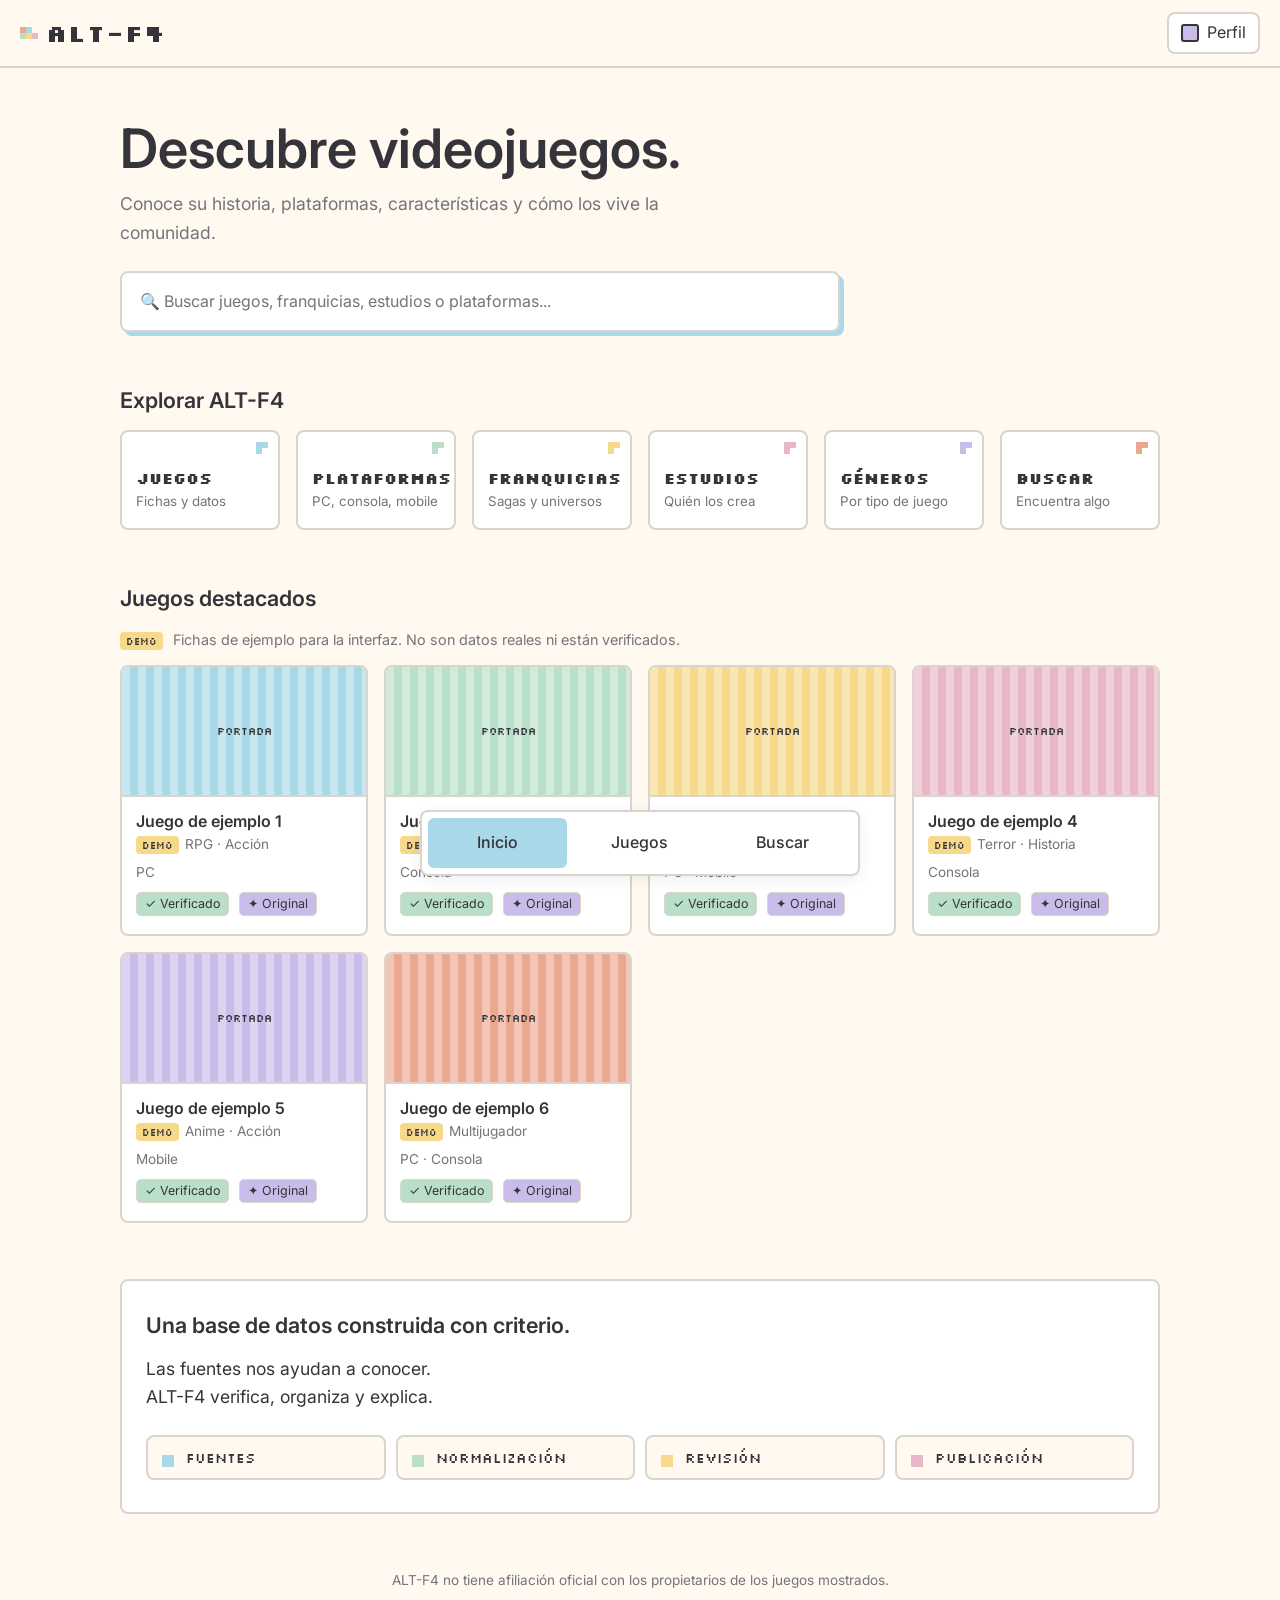
<file: index.html>
<!DOCTYPE html>
<html lang="es">
<head>
<meta charset="utf-8">
<meta name="viewport" content="width=device-width, initial-scale=1">
<title>ALT-F4 · Descubre videojuegos</title>
<link rel="preconnect" href="https://fonts.googleapis.com">
<link href="https://fonts.googleapis.com/css2?family=Silkscreen:wght@400;700&family=Inter:wght@400;500;600&display=swap" rel="stylesheet">
<link rel="stylesheet" href="css/main.css">
</head>
<body>
<header class="top">
  <a class="logo" href="index.html" aria-label="ALT-F4, inicio"><i class="px" aria-hidden="true"></i>ALT-F4</a>
  <button class="btn profile-btn" id="profileBtn" aria-expanded="false" aria-controls="profilePanel"><span class="ava" aria-hidden="true"></span>Perfil</button>
</header>

<main id="main">
  <section class="hero">
    <h1>Descubre videojuegos.</h1>
    <p>Conoce su historia, plataformas, características y cómo los vive la comunidad.</p>
    <button class="search-box" data-open-search aria-label="Abrir buscador"><span aria-hidden="true">🔍</span> Buscar juegos, franquicias, estudios o plataformas...</button>
  </section>

  <section aria-labelledby="h-explorar">
    <h2 id="h-explorar">Explorar ALT-F4</h2>
    <div class="grid cats" id="cats"></div>
  </section>

  <section aria-labelledby="h-dest">
    <h2 id="h-dest">Juegos destacados</h2>
    <p class="note"><b class="demo">DEMO</b> Fichas de ejemplo para la interfaz. No son datos reales ni están verificados.</p>
    <div class="grid games" id="games"></div>
  </section>

  <section class="editorial" aria-labelledby="h-ed">
    <h2 id="h-ed">Una base de datos construida con criterio.</h2>
    <p class="lead">Las fuentes nos ayudan a conocer.<br>ALT-F4 verifica, organiza y explica.</p>
    <ol class="flow" id="flow"></ol>
  </section>

  <footer class="foot">
    <p>ALT-F4 no tiene afiliación oficial con los propietarios de los juegos mostrados.</p>
  </footer>
</main>

<nav class="dock" aria-label="Navegación principal">
  <a href="index.html" class="dk on" aria-current="page">Inicio</a>
  <button class="dk" id="gamesBtn" aria-expanded="false" aria-controls="gamesSheet">Juegos</button>
  <button class="dk" id="searchBtn" aria-expanded="false" aria-controls="searchOv">Buscar</button>
</nav>

<div class="scrim" id="scrim" hidden></div>

<div class="sheet" id="gamesSheet" role="dialog" aria-label="Menú de juegos" hidden>
  <h2>Juegos</h2>
  <p class="lbl">Categorías</p>
  <div class="chips" id="catChips"></div>
  <p class="lbl">Plataformas</p>
  <div class="chips" id="platChips"></div>
</div>

<aside class="side" id="profilePanel" role="dialog" aria-label="Perfil" hidden>
  <button class="x" data-close aria-label="Cerrar perfil">✕</button>
  <div class="ava big" aria-hidden="true"></div>
  <h2>Tu perfil</h2>
  <p class="note">Tu espacio personal en ALT-F4.</p>
  <a class="btn" href="perfil.html">Ver perfil</a>
</aside>

<div class="ov" id="searchOv" role="dialog" aria-label="Buscar" hidden>
  <div class="ov-in">
    <button class="x" data-close aria-label="Cerrar buscador">✕</button>
    <label for="q" class="lbl">Buscar en ALT-F4</label>
    <input id="q" type="search" placeholder="Buscar juegos, franquicias, estudios o plataformas..." autocomplete="off">
    <p class="note">Escribe para buscar. La búsqueda real llega en una próxima etapa.</p>
  </div>
</div>
<script src="js/app.js"></script>
</body>
</html>
</file>
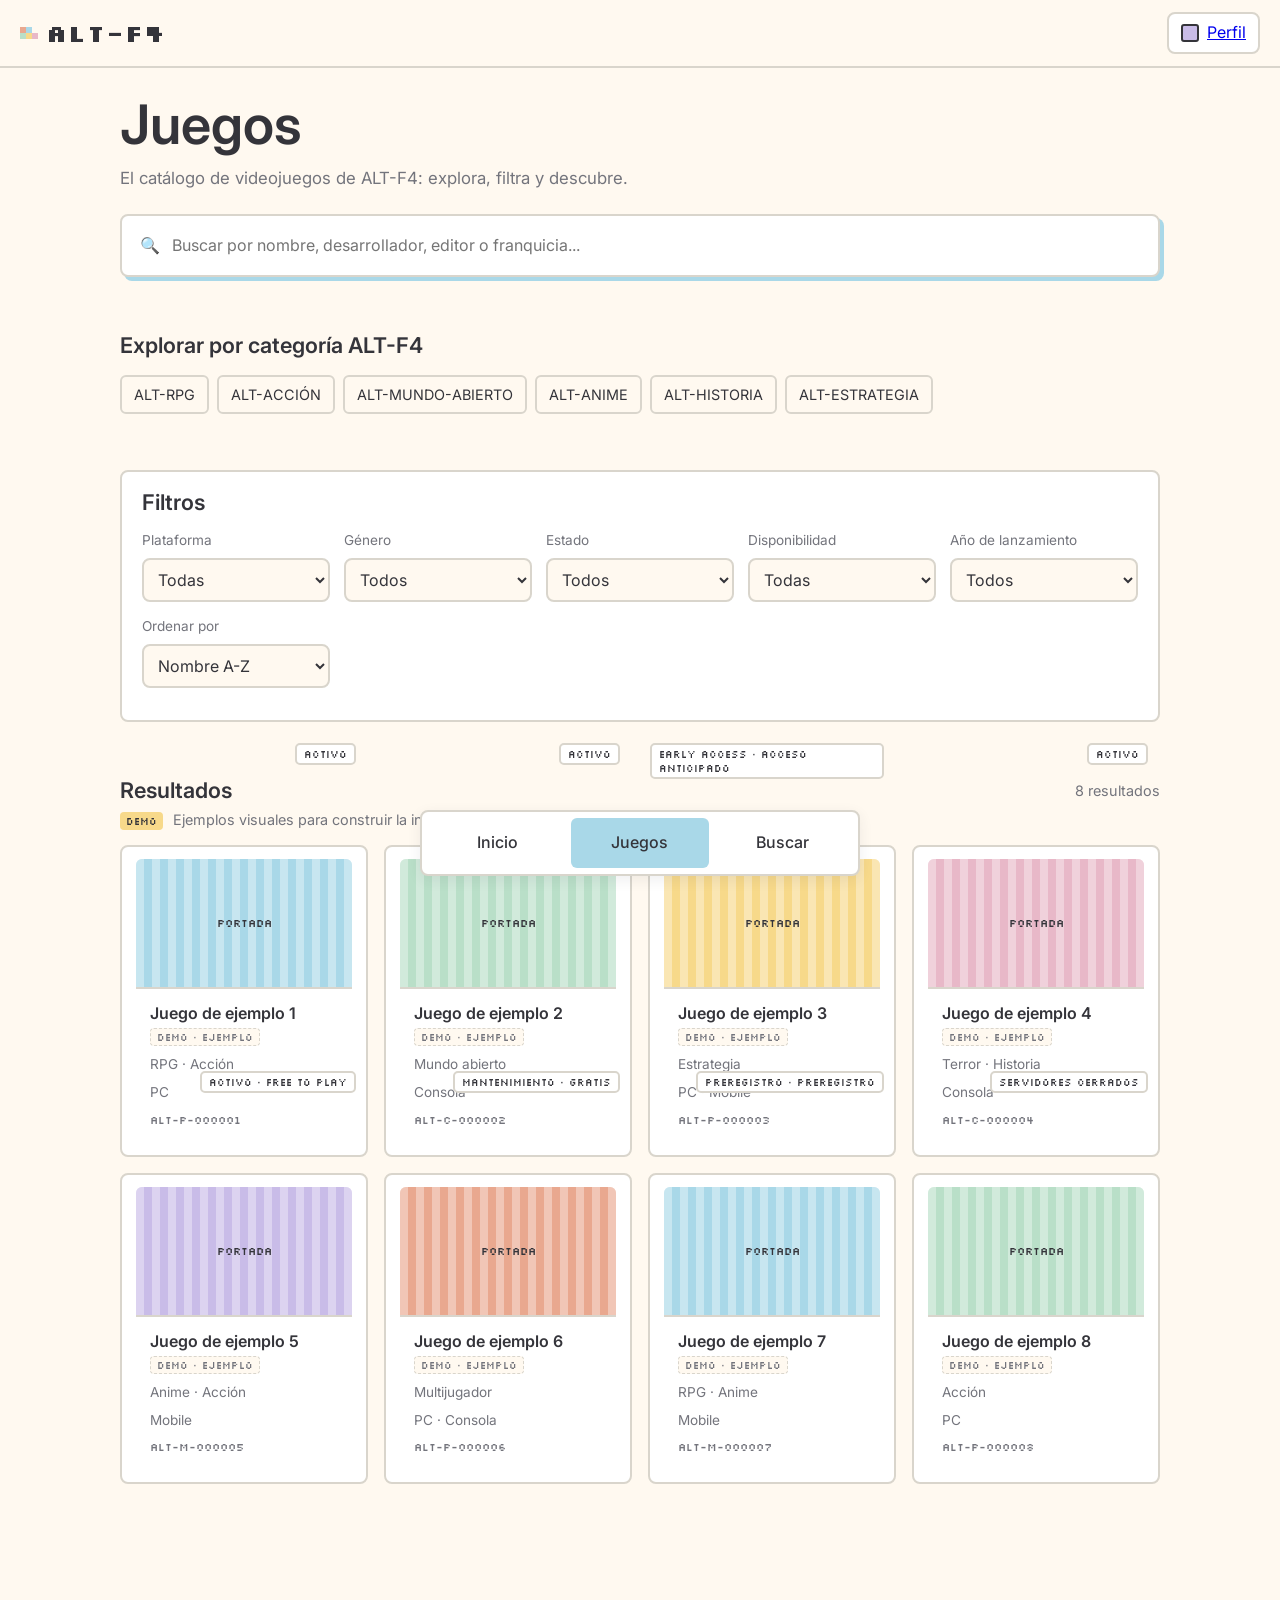
<file: juegos.html>
<!DOCTYPE html>
<html lang="es">
<head>
<meta charset="utf-8">
<meta name="viewport" content="width=device-width, initial-scale=1">
<title>Juegos · ALT-F4</title>
<link rel="preconnect" href="https://fonts.googleapis.com">
<link href="https://fonts.googleapis.com/css2?family=Silkscreen:wght@400;700&family=Inter:wght@400;500;600&display=swap" rel="stylesheet">
<link rel="stylesheet" href="css/main.css">
<link rel="stylesheet" href="css/games.css">
</head>
<body>
<header class="top">
  <a class="logo" href="index.html" aria-label="ALT-F4, inicio"><i class="px" aria-hidden="true"></i>ALT-F4</a>
  <a class="btn profile-btn" href="perfil.html"><span class="ava" aria-hidden="true"></span>Perfil</a>
</header>

<main id="main" class="gp">
  <h1>Juegos</h1>
  <p class="lead">El catálogo de videojuegos de ALT-F4: explora, filtra y descubre.</p>

  <form class="search-box gsearch" role="search" id="searchForm">
    <label class="sr" for="gq">Buscar en el catálogo</label>
    <span aria-hidden="true">🔍</span>
    <input id="gq" type="search" placeholder="Buscar por nombre, desarrollador, editor o franquicia..." autocomplete="off">
  </form>

  <section aria-labelledby="h-exp">
    <h2 id="h-exp">Explorar por categoría ALT-F4</h2>
    <div class="chiprow" id="catRow"></div>
  </section>

  <section aria-labelledby="h-filtros" class="filters">
    <div class="filters-head">
      <h2 id="h-filtros">Filtros</h2>
      <button type="button" class="btn" id="clearFilters" hidden>Limpiar filtros</button>
    </div>
    <div class="filter-grid">
      <div class="fld"><label for="fPlat">Plataforma</label><select id="fPlat"><option value="">Todas</option></select></div>
      <div class="fld"><label for="fGen">Género</label><select id="fGen"><option value="">Todos</option></select></div>
      <div class="fld"><label for="fEstado">Estado</label><select id="fEstado"><option value="">Todos</option></select></div>
      <div class="fld"><label for="fDisp">Disponibilidad</label><select id="fDisp"><option value="">Todas</option></select></div>
      <div class="fld"><label for="fAnio">Año de lanzamiento</label><select id="fAnio"><option value="">Todos</option></select></div>
      <div class="fld"><label for="fOrden">Ordenar por</label>
        <select id="fOrden">
          <option value="az">Nombre A-Z</option>
          <option value="za">Nombre Z-A</option>
          <option value="new">Lanzamiento más reciente</option>
          <option value="old">Lanzamiento más antiguo</option>
        </select>
      </div>
    </div>
    <p class="chiprow" id="activeFilters" aria-live="polite"></p>
  </section>

  <section aria-labelledby="h-res">
    <div class="filters-head">
      <h2 id="h-res">Resultados</h2>
      <p class="count" id="count" aria-live="polite"></p>
    </div>
    <p class="note"><b class="demo">DEMO</b> Ejemplos visuales para construir la interfaz. Aún no hay conexión con datos reales.</p>
    <div class="grid games" id="results"></div>
    <div class="empty-state" id="emptyState" hidden>
      <p><b>No encontramos juegos con esos criterios.</b></p>
      <p class="note">Prueba quitando algún filtro o realizando otra búsqueda.</p>
      <button type="button" class="btn" id="clearFilters2">Limpiar filtros</button>
    </div>
  </section>
</main>

<nav class="dock" aria-label="Navegación principal">
  <a href="index.html" class="dk">Inicio</a>
  <a href="juegos.html" class="dk on" aria-current="page">Juegos</a>
  <a href="index.html#buscar" class="dk">Buscar</a>
</nav>
<script src="js/games.js"></script>
</body>
</html>
</file>
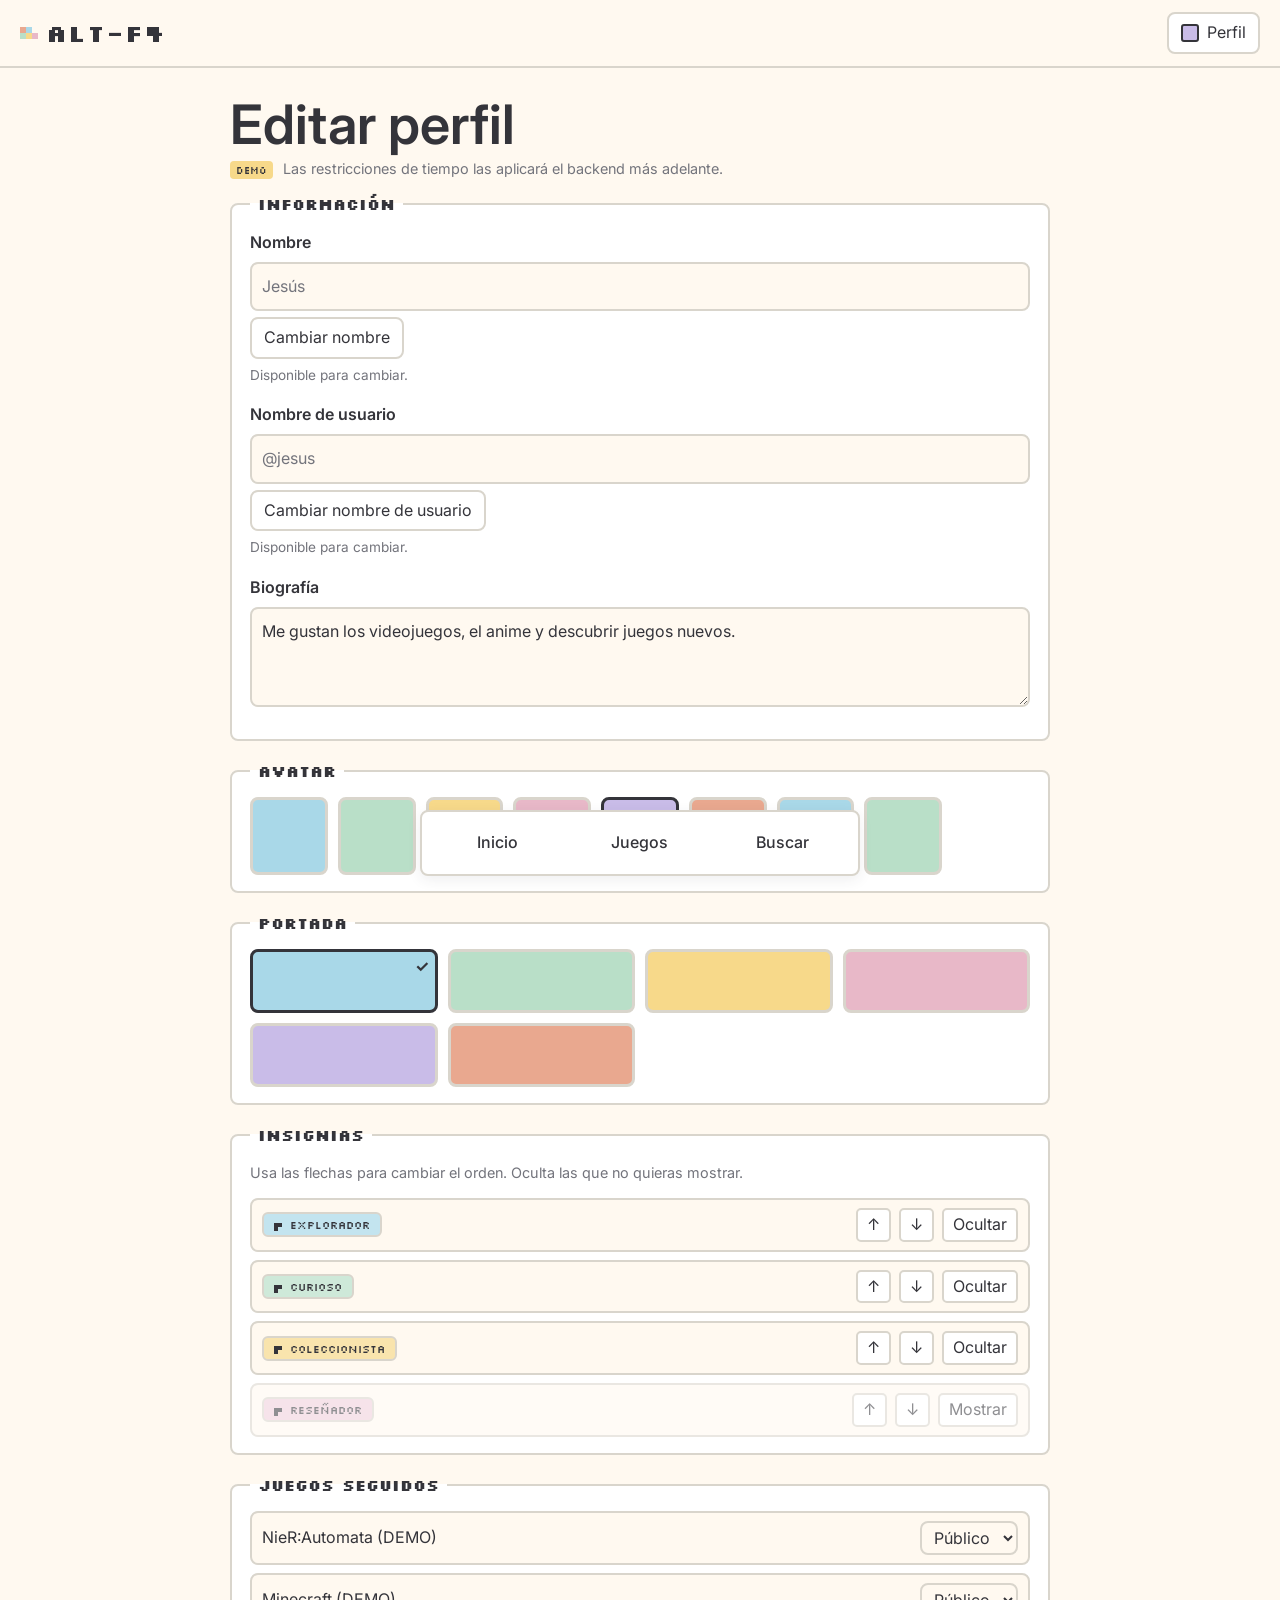
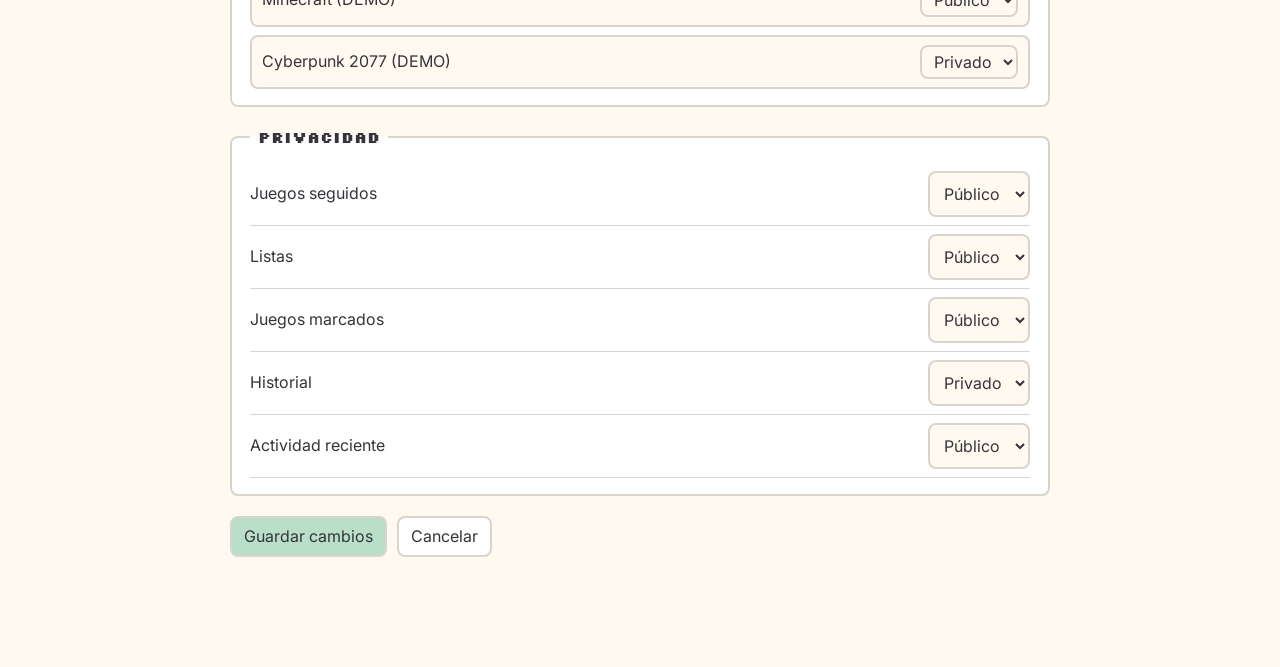
<file: perfil-editar.html>
<!DOCTYPE html>
<html lang="es">
<head>
<meta charset="utf-8">
<meta name="viewport" content="width=device-width, initial-scale=1">
<title>Editar perfil · ALT-F4</title>
<link rel="preconnect" href="https://fonts.googleapis.com">
<link href="https://fonts.googleapis.com/css2?family=Silkscreen:wght@400;700&family=Inter:wght@400;500;600&display=swap" rel="stylesheet">
<link rel="stylesheet" href="css/main.css">
<link rel="stylesheet" href="css/profile.css">
</head>
<body>
<header class="top">
  <a class="logo" href="index.html" aria-label="ALT-F4, inicio"><i class="px" aria-hidden="true"></i>ALT-F4</a>
  <a class="btn profile-btn" href="perfil.html"><span class="ava" aria-hidden="true"></span>Perfil</a>
</header>
<main id="main" class="pf">
  <h1>Editar perfil</h1>
  <p class="note"><b class="demo">DEMO</b> Las restricciones de tiempo las aplicará el backend más adelante.</p>
  <form id="editForm" novalidate>
    <fieldset><legend>Información</legend>
      <div class="fld"><label for="fName">Nombre</label><input id="fName" value="Jesús" disabled><button type="button" class="btn" data-change="name">Cambiar nombre</button><p class="hint" id="hName">Disponible para cambiar.</p></div>
      <div class="fld"><label for="fUser">Nombre de usuario</label><input id="fUser" value="@jesus" disabled><button type="button" class="btn" data-change="user">Cambiar nombre de usuario</button><p class="hint" id="hUser">Disponible para cambiar.</p></div>
      <div class="fld"><label for="fBio">Biografía</label><textarea id="fBio" rows="3" maxlength="160">Me gustan los videojuegos, el anime y descubrir juegos nuevos.</textarea></div>
    </fieldset>
    <fieldset><legend>Avatar</legend><div class="gal av-gal" id="avG" role="radiogroup" aria-label="Avatares"></div></fieldset>
    <fieldset><legend>Portada</legend><div class="gal cv-gal" id="cvG" role="radiogroup" aria-label="Portadas"></div></fieldset>
    <fieldset><legend>Insignias</legend><p class="note">Usa las flechas para cambiar el orden. Oculta las que no quieras mostrar.</p><ul class="blist" id="bList"></ul></fieldset>
    <fieldset><legend>Juegos seguidos</legend><ul class="blist" id="gList"></ul></fieldset>
    <fieldset><legend>Privacidad</legend><div id="privG"></div></fieldset>
    <div class="actions"><button type="submit" class="btn pri">Guardar cambios</button><a class="btn" href="perfil.html">Cancelar</a><span id="saved" class="ok" role="status"></span></div>
  </form>
</main>
<nav class="dock" aria-label="Navegación principal">
  <a href="index.html" class="dk">Inicio</a>
  <a href="index.html#juegos" class="dk">Juegos</a>
  <a href="index.html#buscar" class="dk">Buscar</a>
</nav>
<script src="js/profile.js"></script>
</body></html>
</file>
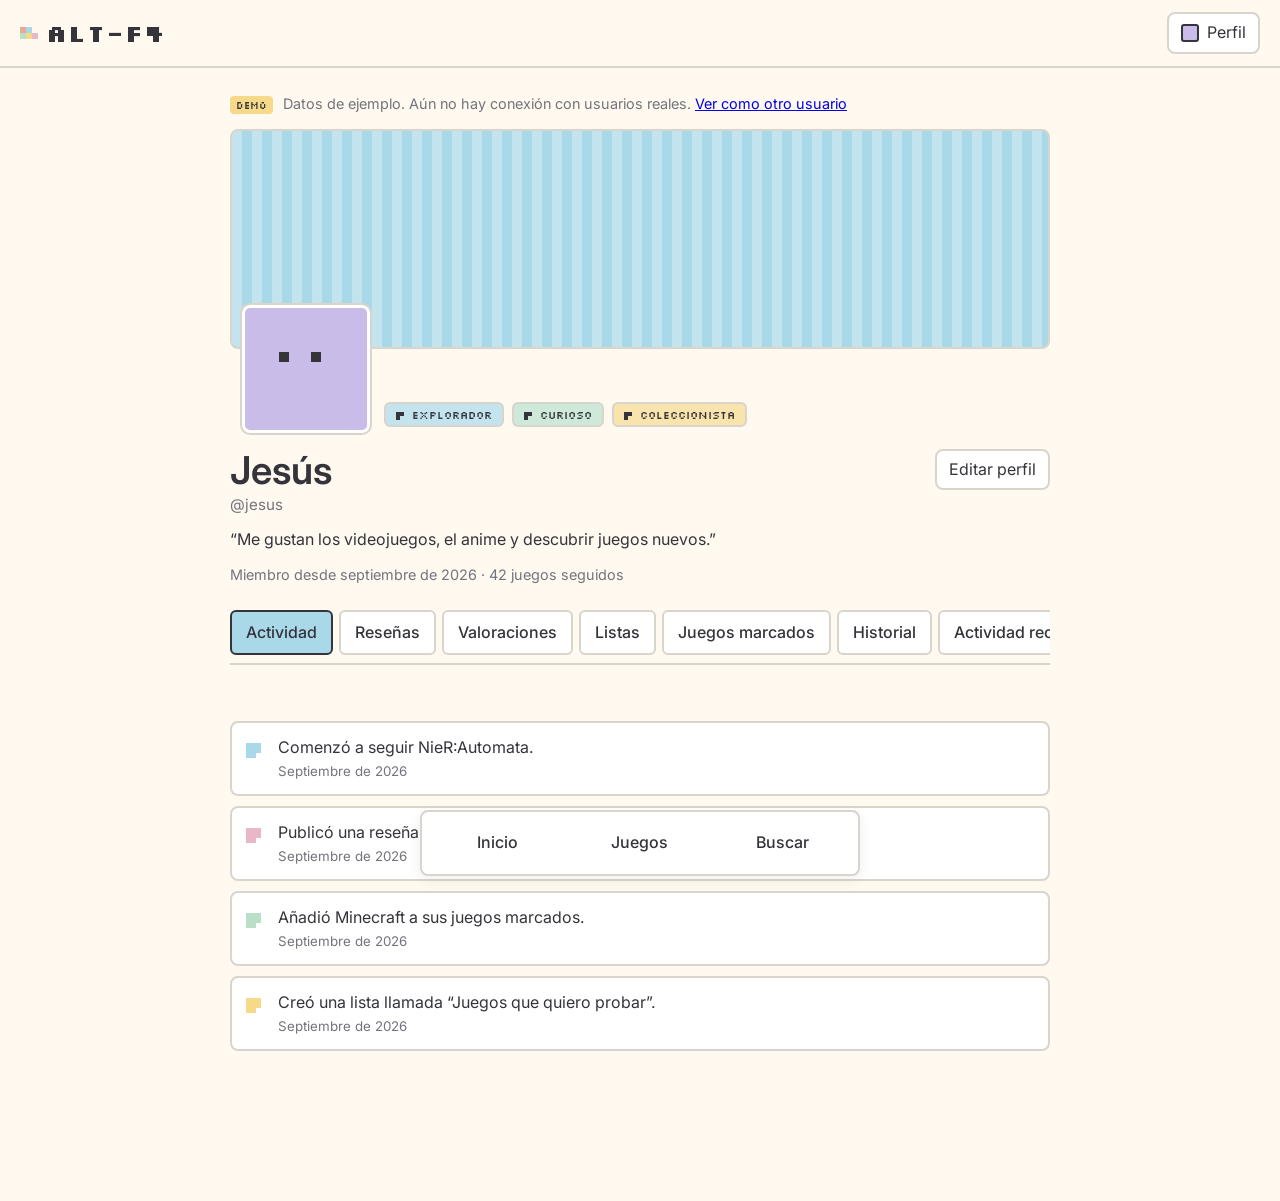
<file: perfil.html>
<!DOCTYPE html>
<html lang="es">
<head>
<meta charset="utf-8">
<meta name="viewport" content="width=device-width, initial-scale=1">
<title>Perfil · ALT-F4</title>
<link rel="preconnect" href="https://fonts.googleapis.com">
<link href="https://fonts.googleapis.com/css2?family=Silkscreen:wght@400;700&family=Inter:wght@400;500;600&display=swap" rel="stylesheet">
<link rel="stylesheet" href="css/main.css">
<link rel="stylesheet" href="css/profile.css">
</head>
<body>
<header class="top">
  <a class="logo" href="index.html" aria-label="ALT-F4, inicio"><i class="px" aria-hidden="true"></i>ALT-F4</a>
  <a class="btn profile-btn" href="perfil.html"><span class="ava" aria-hidden="true"></span>Perfil</a>
</header>
<main id="main" class="pf">
  <p class="note"><b class="demo">DEMO</b> Datos de ejemplo. Aún no hay conexión con usuarios reales. <a href="perfil.html?visita=1" id="viewSwitch">Ver como otro usuario</a></p>
  <div class="cover-p" id="cover" role="img" aria-label="Portada del perfil"></div>
  <div class="idrow">
    <div class="av lg" id="avatar" role="img" aria-label="Avatar"></div>
    <ul class="badges" id="badges" aria-label="Insignias"></ul>
  </div>
  <div class="who">
    <div class="who-t"><h1 id="name">Jesús</h1><a class="btn" id="editBtn" href="perfil-editar.html">Editar perfil</a></div>
    <p class="user">@jesus</p>
    <p class="bio">“Me gustan los videojuegos, el anime y descubrir juegos nuevos.”</p>
    <p class="meta">Miembro desde septiembre de 2026 · <span id="followed">42 juegos seguidos</span></p>
  </div>
  <div class="tabs" role="tablist" aria-label="Secciones del perfil" id="tabs"></div>
  <section id="panel" role="tabpanel" tabindex="0"></section>
</main>
<nav class="dock" aria-label="Navegación principal">
  <a href="index.html" class="dk">Inicio</a>
  <a href="index.html#juegos" class="dk">Juegos</a>
  <a href="index.html#buscar" class="dk">Buscar</a>
</nav>
<script src="js/profile.js"></script>
</body></html>
</file>
<file: css/main.css>
:root{--bg:#FFF9F0;--sf:#fff;--tx:#34343A;--tx2:#73747C;--bd:#D9D5CC;
--blue:#A9D8E8;--mint:#B9DFC8;--yel:#F7D98A;--pink:#E8B8C8;--lav:#C9BCE8;--cor:#E9A88F;
--r:8px;--px:'Silkscreen','Courier New',monospace;--sans:Inter,system-ui,sans-serif}
*{box-sizing:border-box;margin:0}
html{scroll-behavior:smooth}
body{background:var(--bg);color:var(--tx);font:16px/1.6 var(--sans);padding-bottom:110px}
h1,h2{line-height:1.2;font-weight:600}
h1{font-size:clamp(2rem,6vw,3.4rem);margin-bottom:.6rem}
h2{font-size:1.35rem;margin-bottom:1rem}
:focus-visible{outline:3px solid var(--tx);outline-offset:2px}
button{font:inherit;color:inherit;cursor:pointer}
main{max-width:1080px;margin:auto;padding:0 20px}
section{margin:56px 0}
.note{color:var(--tx2);font-size:.9rem;margin-bottom:14px}
.lbl{color:var(--tx2);font-size:.85rem;margin:14px 0 8px;display:block}
.top{position:sticky;top:0;z-index:20;display:flex;justify-content:space-between;align-items:center;padding:12px 20px;background:var(--bg);border-bottom:2px solid var(--bd)}
.logo{font:700 1.5rem var(--px);color:var(--tx);text-decoration:none;display:flex;align-items:center;letter-spacing:.04em}
.px{width:6px;height:6px;margin:0 20px 6px 0;background:var(--cor);box-shadow:6px 0 var(--blue),0 6px var(--mint),6px 6px var(--yel),12px 6px var(--pink)}
.btn{background:var(--sf);border:2px solid var(--bd);border-radius:var(--r);padding:6px 12px;display:flex;align-items:center;gap:8px;transition:background .2s}
.btn:hover{background:var(--lav)}
.ava{width:18px;height:18px;border-radius:3px;background:var(--lav);border:2px solid var(--tx);display:inline-block}
.ava.big{width:72px;height:72px;margin-bottom:16px}
.hero{margin-top:48px}
.hero p{color:var(--tx2);font-size:1.1rem;max-width:56ch;margin-bottom:24px}
.search-box{width:100%;max-width:720px;text-align:left;background:var(--sf);border:2px solid var(--bd);border-radius:var(--r);padding:16px 18px;color:var(--tx2);box-shadow:4px 4px 0 var(--blue);transition:transform .15s}
.search-box:hover{transform:translate(-1px,-1px)}
.grid{display:grid;gap:16px}
.cats{grid-template-columns:repeat(auto-fill,minmax(150px,1fr))}
.games{grid-template-columns:repeat(auto-fill,minmax(210px,1fr))}
.cat{position:relative;background:var(--sf);border:2px solid var(--bd);border-radius:var(--r);padding:18px 14px 14px;text-align:left;transition:transform .15s,background .2s}
.cat::before{content:"";position:absolute;top:10px;right:16px;width:6px;height:6px;background:var(--c);box-shadow:6px 0 var(--c),0 6px var(--c)}
.cat:hover{transform:translateY(-2px);background:color-mix(in srgb,var(--c) 30%,#fff)}
.cat b{display:block;font:700 .95rem var(--px);margin-top:18px}
.cat small{color:var(--tx2)}
.card{background:var(--sf);border:2px solid var(--bd);border-radius:var(--r);transition:transform .15s}
.card:hover{transform:translateY(-2px)}
.cover{height:130px;border-radius:6px 6px 0 0;border-bottom:2px solid var(--bd);display:grid;place-items:center;background:linear-gradient(90deg,rgba(255,255,255,.35) 50%,transparent 50%) 0 0/16px 16px,var(--c);font:.7rem var(--px)}
.card .in{padding:12px 14px 14px}
.card h3{font-size:1rem;font-weight:600}
.card p{color:var(--tx2);font-size:.85rem;margin-bottom:6px}
.demo{font:.65rem var(--px);background:var(--yel);color:var(--tx);border-radius:4px;padding:2px 6px;margin-right:6px}
.tip{position:relative;display:inline-block;margin:0 6px 4px 0}
.badge{font-size:.78rem;background:var(--mint);border:1.5px solid var(--bd);border-radius:5px;padding:1px 8px}
.badge.o{background:var(--lav)}
.tip span{position:absolute;left:0;bottom:calc(100% + 8px);width:250px;background:var(--sf);border:2px solid var(--tx);border-radius:var(--r);padding:10px;font-size:.8rem;line-height:1.45;opacity:0;pointer-events:none;transform:translateY(4px);transition:.15s;z-index:5}
.tip:hover span,.tip:focus-within span{opacity:1;transform:none}
.editorial{background:var(--sf);border:2px solid var(--bd);border-radius:var(--r);padding:32px 24px}
.lead{font-size:1.1rem;margin-bottom:24px}
.flow{list-style:none;padding:0;display:grid;gap:10px;max-width:340px}
.flow li{background:var(--bg);border:2px solid var(--bd);border-radius:var(--r);padding:12px 14px;font:.85rem var(--px);display:flex;align-items:center}
.flow li i{width:6px;height:6px;background:var(--c);box-shadow:6px 0 var(--c),0 6px var(--c),6px 6px var(--c);margin-right:18px}
.foot{color:var(--tx2);font-size:.85rem;text-align:center;margin:40px 0}
.dock{position:fixed;left:50%;bottom:18px;transform:translateX(-50%);width:min(440px,calc(100% - 32px));display:grid;grid-template-columns:repeat(3,1fr);gap:4px;background:var(--sf);border:2px solid var(--bd);border-radius:var(--r);padding:6px;box-shadow:0 4px 14px rgba(52,52,58,.08);z-index:30}
.dk{background:none;border:2px solid transparent;border-radius:6px;padding:10px 4px;text-align:center;text-decoration:none;color:var(--tx);font-weight:500;transition:background .2s}
.dk:hover,.dk.on{background:var(--blue)}
.dk[aria-expanded=true]{background:var(--yel)}
.scrim{position:fixed;inset:0;background:rgba(201,188,232,.35);backdrop-filter:blur(3px);z-index:25;animation:fade .2s}
.sheet{position:fixed;left:50%;bottom:92px;transform:translateX(-50%);width:min(560px,calc(100% - 32px));background:var(--sf);border:2px solid var(--tx);border-radius:var(--r);padding:20px;z-index:28;max-height:65vh;overflow:auto;animation:up .25s}
.chips{display:flex;flex-wrap:wrap;gap:8px}
.chip{background:var(--c,var(--bg));border:2px solid var(--bd);border-radius:6px;padding:6px 12px;font-size:.9rem;transition:transform .15s}
.chip:hover{transform:scale(1.04)}
.chip[aria-pressed=true]{border-color:var(--tx)}
.side{position:fixed;top:0;right:0;height:100%;width:clamp(290px,45vw,480px);background:var(--sf);border-left:2px solid var(--tx);padding:24px;z-index:28;animation:right .25s}
.x{position:absolute;top:14px;right:14px;background:var(--bg);border:2px solid var(--bd);border-radius:6px;width:36px;height:36px}
.x:hover{background:var(--cor)}
.ov{position:fixed;inset:0;z-index:35;display:grid;place-items:center;background:rgba(255,249,240,.7);backdrop-filter:blur(6px);animation:fade .2s}
.ov-in{position:relative;width:min(640px,calc(100% - 32px));background:var(--sf);border:2px solid var(--tx);border-radius:var(--r);padding:44px 20px 20px;box-shadow:6px 6px 0 var(--lav)}
.ov input{width:100%;font:inherit;padding:14px;border:2px solid var(--bd);border-radius:var(--r);background:var(--bg)}
[hidden]{display:none!important}
@keyframes fade{from{opacity:0}}
@keyframes up{from{opacity:0;transform:translate(-50%,16px)}}
@keyframes right{from{transform:translateX(30px);opacity:0}}
@media(min-width:900px){.flow{grid-template-columns:repeat(4,1fr);max-width:none}.dock{bottom:24px}}
@media(prefers-reduced-motion:reduce){*{animation:none!important;transition:none!important}}
</file>
<file: css/games.css>
.gp{padding-top:24px}
.gp h1{margin:0}
.lead{color:var(--tx2);font-size:1.05rem;max-width:60ch;margin:8px 0 22px}
.gsearch{display:flex;align-items:center;gap:10px;margin-bottom:28px;max-width:none}
.gsearch input{flex:1;border:none;background:none;font:inherit;color:var(--tx)}
.gsearch input:focus{outline:none}
.gsearch:focus-within{box-shadow:4px 4px 0 var(--mint)}
.sr{position:absolute;width:1px;height:1px;overflow:hidden;clip:rect(0 0 0 0)}
.chiprow{display:flex;flex-wrap:wrap;gap:8px;list-style:none;padding:0;margin:0}
.chip{background:var(--c,var(--bg));border:2px solid var(--bd);border-radius:6px;padding:6px 12px;font-size:.9rem;transition:transform .15s,background .2s}
.chip:hover{transform:scale(1.03)}
.chip[aria-pressed=true]{border-color:var(--tx);background:color-mix(in srgb,var(--c,var(--blue)) 55%,#fff)}
.filters{background:var(--sf);border:2px solid var(--bd);border-radius:var(--r);padding:18px 20px;margin:36px 0}
.filters-head{display:flex;justify-content:space-between;align-items:center;gap:12px;flex-wrap:wrap;margin-bottom:4px}
.filters-head h2{margin:0}
.filter-grid{display:grid;grid-template-columns:repeat(auto-fill,minmax(160px,1fr));gap:14px;margin:14px 0}
.fld{display:grid;gap:6px}
.fld label{font-size:.85rem;color:var(--tx2)}
select{font:inherit;color:var(--tx);background:var(--bg);border:2px solid var(--bd);border-radius:var(--r);padding:9px 10px;width:100%}
.active-chip{display:inline-flex;align-items:center;gap:6px;background:var(--yel);border:2px solid var(--bd);border-radius:6px;padding:4px 8px 4px 12px;font-size:.85rem}
.active-chip button{background:none;border:none;font:inherit;line-height:1;padding:2px;color:var(--tx)}
.count{color:var(--tx2);font-size:.9rem}
.gp .card{display:block;text-decoration:none;color:var(--tx)}
.gp .card .in{position:relative}
.state{position:absolute;top:-104px;right:10px;font:.65rem var(--px);background:var(--sf);border:2px solid var(--bd);border-radius:5px;padding:2px 7px}
.altid{display:block;margin-top:8px;font:.7rem var(--px);color:var(--tx2)}
.demoflag{font:.65rem var(--px);background:var(--bg);border:1.5px dashed var(--bd);border-radius:4px;padding:1px 6px;color:var(--tx2)}
.empty-state{background:var(--sf);border:2px dashed var(--bd);border-radius:var(--r);padding:40px 20px;text-align:center;max-width:520px;margin:24px auto}
.empty-state p{margin-bottom:8px}
</file>
<file: css/profile.css>
.pf{padding-top:24px;max-width:860px}
.pf h1{margin:0}
.cover-p{height:clamp(120px,24vw,220px);border:2px solid var(--bd);border-radius:var(--r);background:linear-gradient(90deg,rgba(255,255,255,.3) 50%,transparent 50%) 0 0/20px 20px,var(--c,var(--blue))}
.idrow{display:flex;align-items:flex-end;gap:14px;margin:-44px 0 0 12px;position:relative;flex-wrap:wrap}
.av{background:var(--c,var(--lav));border:3px solid var(--sf);outline:2px solid var(--bd);border-radius:var(--r);position:relative;flex:none}
.av.lg{width:clamp(96px,22vw,128px);height:clamp(96px,22vw,128px)}
.av.lg::before{content:"";position:absolute;left:28%;top:36%;width:10px;height:10px;background:var(--tx);box-shadow:32px 0 var(--tx)}
.badges{list-style:none;padding:0;display:flex;flex-wrap:wrap;gap:8px;margin-bottom:6px}
.bdg{border:2px solid var(--bd);border-radius:6px;padding:3px 10px;font:.7rem var(--px);display:inline-flex;gap:8px;align-items:center;background:color-mix(in srgb,var(--c) 70%,#fff)}
.bdg::before{content:"";width:4px;height:4px;background:var(--tx);box-shadow:4px 0 var(--tx),0 4px var(--tx);margin-right:4px}
.who{margin:14px 0 24px}
.who-t{display:flex;justify-content:space-between;align-items:center;gap:12px;flex-wrap:wrap}
.who h1{font-size:clamp(1.8rem,5vw,2.4rem)}
.btn{text-decoration:none;color:var(--tx)}
.user{color:var(--tx2);font-size:.95rem}
.bio{margin:10px 0;max-width:60ch}
.meta{color:var(--tx2);font-size:.9rem}
.tabs{display:flex;gap:6px;overflow-x:auto;border-bottom:2px solid var(--bd);padding-bottom:8px;margin-bottom:20px}
.tab{flex:none;background:var(--sf);border:2px solid var(--bd);border-radius:6px;padding:8px 14px;font-weight:500;transition:background .2s}
.tab:hover{background:var(--bg)}
.tab[aria-selected=true]{background:var(--blue);border-color:var(--tx)}
#panel{margin-bottom:40px}
.list{list-style:none;padding:0;display:grid;gap:10px}
.item{background:var(--sf);border:2px solid var(--bd);border-radius:var(--r);padding:12px 14px;display:flex;gap:12px;align-items:flex-start}
.ico{width:10px;height:10px;margin:8px 10px 0 0;background:var(--c);box-shadow:5px 0 var(--c),0 5px var(--c);flex:none}
.item small{color:var(--tx2);display:block}
.mini{width:48px;height:64px;border:2px solid var(--bd);border-radius:5px;background:var(--c);flex:none}
.stars{font:.8rem var(--px)}
.covers{display:flex;gap:4px;margin-top:6px}.covers .mini{width:26px;height:34px}
.cards{display:grid;grid-template-columns:repeat(auto-fill,minmax(180px,1fr));gap:12px}
.cards .card .cover{height:90px}
.empty{background:var(--sf);border:2px dashed var(--bd);border-radius:var(--r);padding:28px;text-align:center;color:var(--tx2)}
.priv{font:.65rem var(--px);background:var(--lav);border-radius:4px;padding:2px 6px}
fieldset{border:2px solid var(--bd);border-radius:var(--r);background:var(--sf);padding:16px 18px;margin:0 0 20px;min-width:0}
legend{font:700 .95rem var(--px);padding:0 8px}
.fld{display:grid;gap:6px;margin-bottom:16px}
.fld label{font-weight:600}
input,textarea,select{font:inherit;color:var(--tx);background:var(--bg);border:2px solid var(--bd);border-radius:var(--r);padding:10px;width:100%}
input:disabled{color:var(--tx2)}
.fld .btn{width:fit-content}
.hint{color:var(--tx2);font-size:.85rem}
.gal{display:grid;gap:10px}
.av-gal{grid-template-columns:repeat(auto-fill,minmax(72px,1fr))}
.cv-gal{grid-template-columns:repeat(auto-fill,minmax(160px,1fr))}
.opt{border:3px solid var(--bd);border-radius:var(--r);background:var(--c);position:relative;padding:0;transition:transform .15s}
.av-gal .opt{aspect-ratio:1}.cv-gal .opt{height:64px}
.opt:hover{transform:scale(1.03)}
.opt[aria-checked=true]{border-color:var(--tx)}
.opt[aria-checked=true]::after{content:"✓";position:absolute;top:2px;right:6px;font-weight:700}
.blist{list-style:none;padding:0;display:grid;gap:8px}
.blist li{display:flex;align-items:center;gap:8px;background:var(--bg);border:2px solid var(--bd);border-radius:var(--r);padding:8px 10px}
.blist .g{flex:1}
.blist li.off{opacity:.55}
.sm{background:var(--sf);border:2px solid var(--bd);border-radius:5px;padding:2px 9px}
.sm:hover{background:var(--yel)}
.blist select{width:auto;padding:4px 8px}
.row{display:flex;justify-content:space-between;align-items:center;gap:10px;padding:8px 0;border-bottom:1px solid var(--bd)}
.row select{width:auto}
.actions{display:flex;gap:10px;align-items:center;flex-wrap:wrap}
.pri{background:var(--mint)}
.ok{background:var(--mint);border-radius:6px;padding:4px 10px}.ok:empty{display:none}
</file>
